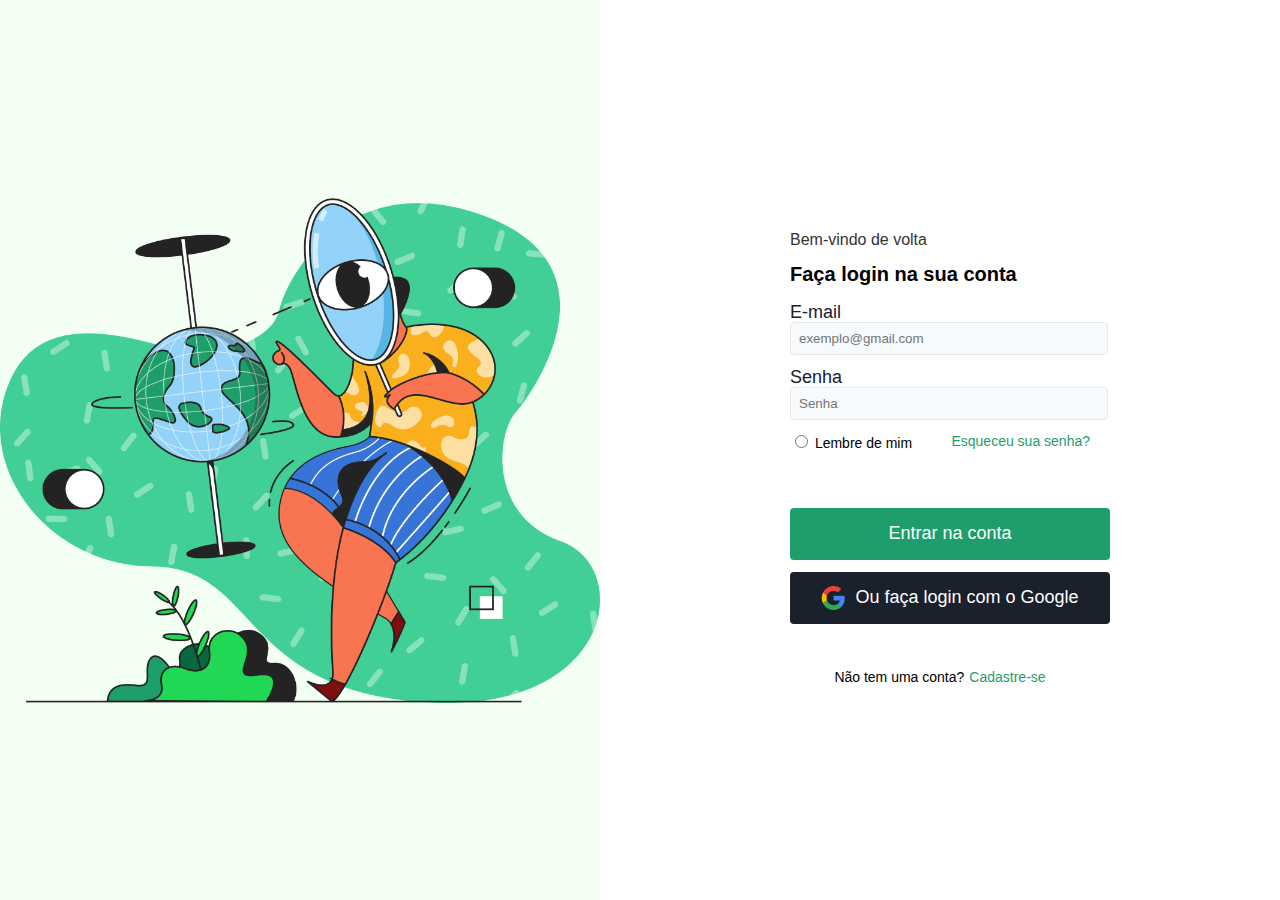
<file: landpage/index.html>
<!DOCTYPE html>
<html lang="pt-br">
  <head>
    <meta charset="utf-8">
    <meta name="viewport" content="width=device-width, initial-scale=1.0">
    <link rel="stylesheet" href="styles/style.css">
    <title>CodeLab.</title>
  </head>
  <body>
    <div class="left"></div>
    <div class="right">
        <div class="login-box">
            <p>Bem-vindo de volta</p>
            <h1>Faça login na sua conta</h1>
            <label class="lbl-text">E-mail</label>
            <input class="input-text" type="email" id="email" placeholder="exemplo@gmail.com">
            <label class="lbl-text">Senha</label>
            <input class="input-text" type="password" id="password" placeholder="Senha">
            <div class="row">
              <label>
                <input type="radio" id="lembrar"> Lembre de mim
              </label>
              <a href="#">Esqueceu sua senha?</a>
            </div>
            <button class="btn-login" onclick="showLogin()">Entrar na conta</button>
            <button class="btn-google">
              <img src="images/google.png">
              Ou faça login com o Google
            </button>
            <label class="lbl-cadastre">
              Não tem uma conta? <a href="#">Cadastre-se</a>
            </label>
        </div>
    </div>  
  </body>
  <script>
    function showLogin() {
      const 
        email = document.getElementById("email");
        senha = document.getElementById("password");
      
      email.classList.remove("erro");
      senha.classList.remove("erro");
      
      if (email.value.trim() === "") {
        email.classList.add("erro");
      }

      if (senha.value.trim() === "") {
        senha.classList.add("erro");
      }
      if (email.value === "" || senha.value === "") {
        alert("Por favor, preencha todos os campos.");
      } else {
        alert("E-mail: " + email.value + "\nSenha: " + senha.value);
      }
    }
  </script>
</html>
</file>
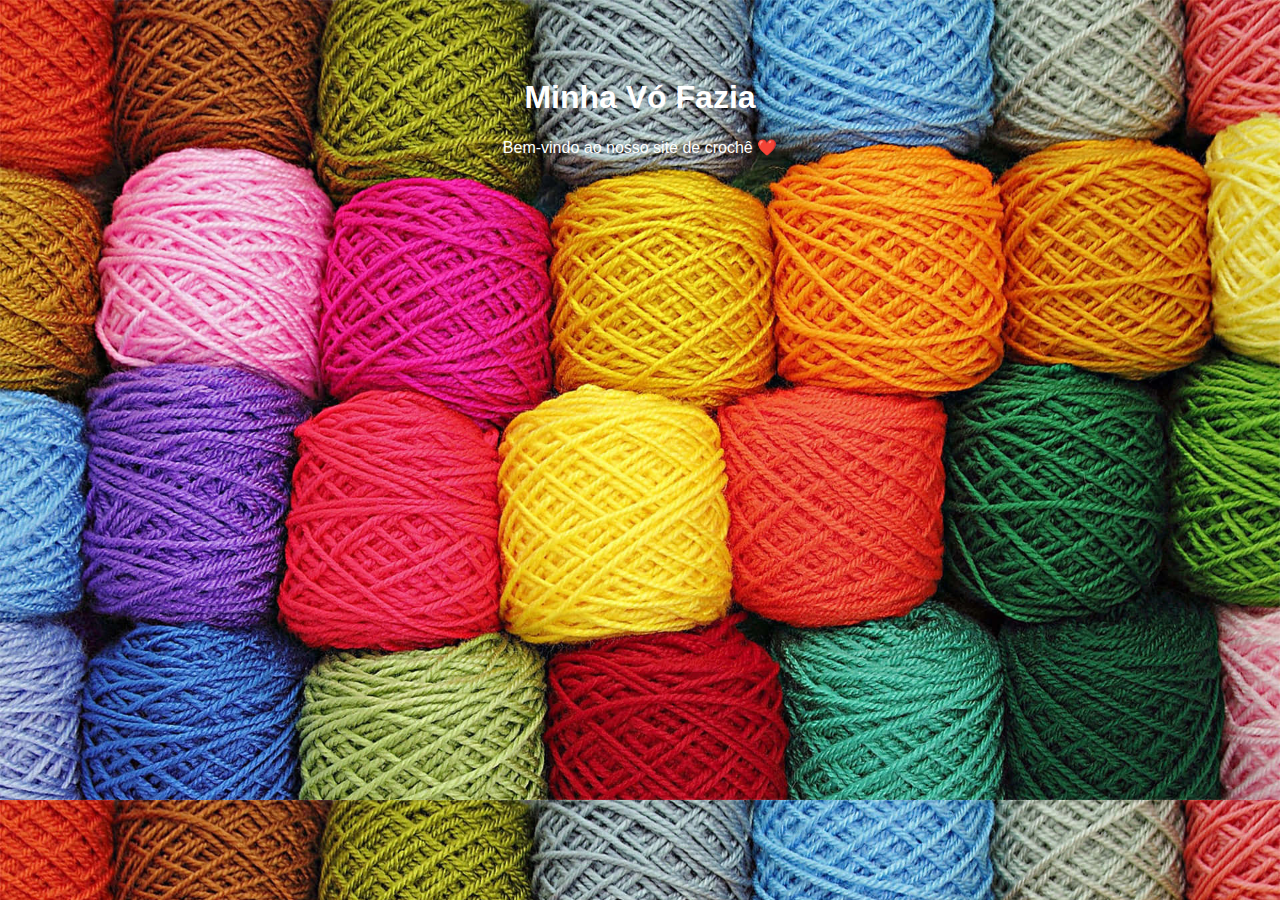
<file: src/asserts/index.html>
<!DOCTYPE html>
<html lang="pt-br">
  <head>
    <meta charset="utf-8">
    <meta name="viewport" content="width=device-width, initial-scale=1.0">
    <link rel="stylesheet" href="styles/styles.css">
    <link rel="icon" href="images/logo.png" class="logo" type="image/png">
    <title>Minha Vó Fazia</title>
  </head>
  <body>
    <h1>Minha Vó Fazia</h1>
    <p>Bem-vindo ao nosso site de crochê ❤️</p>
  </body>
</html>
</file>
<file: landpage/styles/style.css>
body{
    font-family: 'Archivo', sans-serif;
    margin: 0;
    height: 100vh;
    display: flex;
}

.left {
    flex: 1;
    background: #F3FFF2 url('../images/page.png') no-repeat center;
    background-size: contain;
    width: 500;
    height: 420;
}

.right {
    flex: 1;
    display: flex;
    justify-content: center;
    align-items: center;
    padding: 40px;
    width: 100%;
}

.login-box {
    max-width: 300px;
}

h1 {
    font-size: 20px;
    margin-bottom: 16px;
}

p {
    margin-bottom: 8px;
    color: #333;
}

.input-text {
    width: 100%;
    padding: 8px;
    margin-bottom: 12px;
    background-color: #F7FAFC;
    border: 1px solid #E8E8E8;
    gap: 8px;
    border-radius: 4px;
    border-width: 1px;
}

button{
    width: 320px;
    height: 52px;
    font-size: 18px;
    margin-bottom: 12px;
    border-radius: 4px;
    border: none;
    color: white;
}

.btn-login {
    background: #1E9E6A;
    margin-top: 45px;
}

.btn-google {
    background: #1A202C;
    justify-content: center;
    align-items: center;
    display: flex;
}

button img{
    width: 24px;
    height: 24px;
    margin-right: 10px;
}

.lbl-text{
    width: 52px;
    height: 20px;
    font-family: 'Archivo', sans-serif;
    font-style: normal;
    font-weight: 400;
    font-size: 18px;
    line-height: 20px;
    color: #1A202C;
}

.erro {
    border: 2px solid red;
}

.row {
  display: flex;
  align-items: center;
  margin-bottom: 12px;
}

.row a {
  margin-left: auto;
  font-size: 14px;
  font-family: 'Archivo', sans-serif;
  color: #1E9E6A;
  text-decoration: none;
}

.row label {
  font-family: 'Archivo', sans-serif;
  font-size: 14px;
}

.row input {
  border-radius: 2px;
}

.lbl-cadastre{
    display: flex;
    justify-content: center;
    font-size: 14px;
    margin-top: 45px;
}

.lbl-cadastre a{
    color: #1E9E6A;
    margin-left: 5px;
    text-decoration: none;
}
</file>
<file: src/asserts/styles/styles.css>
body {
    font-family: 'Arial', sans-serif;
    background-image: url('../images/background.jpg');
    background-size: cover;
    color: white;
    text-align: center;
    padding: 50px;
}
 
.logo {
    width: 200px;
    height: 200px;
    border-radius: 50%;
    object-fit: cover;
    display: block;
    margin: 0 auto;
}
</file>
